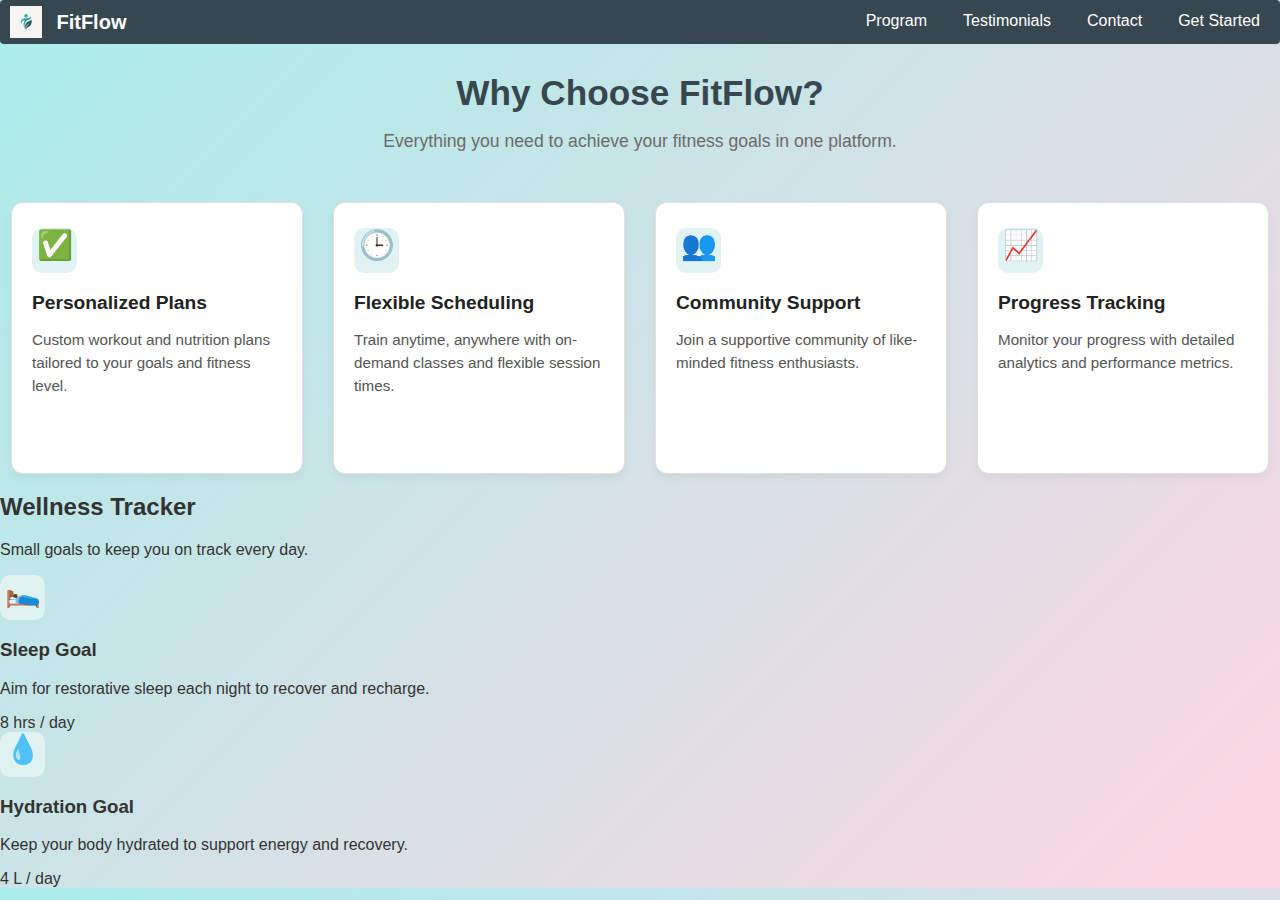
<file: html-css-projects-practice.html>
<!DOCTYPE html>
<html lang="en">
<head>
    <meta charset="UTF-8">
    <meta name="viewport" content="width=device-width, initial-scale=1.0">
    <title>HTML CSS Projects Practice</title>
    <link rel="stylesheet" href="html-css-projects-practice.css">
</head>
<body>
    <header>
        <div class="logo-heading">
            <img class="logo" src="image.png" alt="Logo">
            <h1>FitFlow</h1>
        </div>
        <div class="head2"><ul>
            <li>Program</li>
            <li>Testimonials</li>
            <li>Contact</li>
            <li>Get Started</li>
        </ul></div>
    </header>
<section class="features-section">
  <h2>Why Choose FitFlow?</h2>
  <p>Everything you need to achieve your fitness goals in one platform.</p>

  <div class="features-container">
    <div class="feature-card">
      <div class="icon-wrapper">
        ✅
      </div>
      <h3>Personalized Plans</h3>
      <p>Custom workout and nutrition plans tailored to your goals and fitness level.</p>
    </div>

    <div class="feature-card">
      <div class="icon-wrapper">
        🕒
      </div>
      <h3>Flexible Scheduling</h3>
      <p>Train anytime, anywhere with on-demand classes and flexible session times.</p>
    </div>

    <div class="feature-card">
      <div class="icon-wrapper">
        👥
      </div>
      <h3>Community Support</h3>
      <p>Join a supportive community of like-minded fitness enthusiasts.</p>
    </div>

    <div class="feature-card">
      <div class="icon-wrapper">
        📈
      </div>
      <h3>Progress Tracking</h3>
      <p>Monitor your progress with detailed analytics and performance metrics.</p>
    </div>
  </div>
</section>

<section class="wellness-tracker">
  <h2>Wellness Tracker</h2>
  <p class="sub">Small goals to keep you on track every day.</p>

  <div class="wellness-container">
    <article class="wellness-card">
      <div class="icon-wrapper">🛌</div>
      <h3>Sleep Goal</h3>
      <p>Aim for restorative sleep each night to recover and recharge.</p>
      <div class="goal-badge">8 hrs / day</div>
    </article>

    <article class="wellness-card">
      <div class="icon-wrapper">💧</div>
      <h3>Hydration Goal</h3>
      <p>Keep your body hydrated to support energy and recovery.</p>
      <div class="goal-badge">4 L / day</div>
    </article>
  </div>
</section>

</body>
</html>
</file>
<file: html-css-projects-practice.css>
body {
  background: linear-gradient(135deg, #a8edea, #fed6e3);
}
header {
  display: flex; 
  gap: 20px;
  background-color: #37474f;   /* heading background color black */
  padding: 6px 10px;        /* spacing inside the black box */
  border-radius: 4px;
}

header h1 {
  margin: 0;
  font-size: 1.25rem;
  color: #fff; 
  font-family: 'Poppins', sans-serif;
  font-weight: 700;
}

header ul {
  list-style: none;
  margin: 0;
  display: flex;               
  gap: 16px;                     
  align-items: center;
}

/* make list items easier to interact with and add hover */
header ul li {
  padding: 6px 10px;
  border-radius: 4px;
  cursor: pointer;
  color: white;
}

header ul li:hover {
  background-color: #009688;
  color: #e0f2f1;
}

.head2{
  margin-left: auto;
}
.logo-heading {
  display: inline-block; /* puts image + heading on same line */
  vertical-align: middle;
}

.logo {
  height: 32px;
  width: auto;
  vertical-align: middle;
  margin-right: 10px;
}

h1 {
  display: inline-block;
  color: #37474f;
  font-family: 'Montserrat', sans-serif;
  font-weight: 800;
  vertical-align: middle;
}
body {
  font-family: 'Poppins', sans-serif;
  background-color: #f7f9f9;
  margin: 0;
  padding: 0;
  color: #333;
}
.features-section {
  text-align: center;
  background-color: transparent;
}

.features-section h2 {
  font-size: 2.2rem;
  font-weight: 800;
  color: #37474f;
  margin-bottom: 10px;
}

.features-section p {
  color: #6b6b6b;
  font-size: 1.1rem;
  margin-bottom: 50px;
}

/* Container */
.features-container {
  display: flex;
  justify-content: center;
  gap: 30px;
}

/* Card Styling */
.feature-card {
  background: #fff;
  border-radius: 12px;
  box-shadow: 0 4px 10px rgba(0,0,0,0.05);
  padding: 25px 20px;
  text-align: left;
  width: 250px;
  transition: transform 0.3s ease, box-shadow 0.3s ease;
  border: 1px solid #e0e0e0;
}

.feature-card:hover {
  transform: translateY(-5px);
  box-shadow: 0 8px 20px rgba(0,0,0,0.1);
}

/* Icon Styling */
.icon-wrapper {
  background-color: #e0f2f1;
  color: #00bfa5;
  font-size: 1.8rem;
  text-align: center;
  width: 45px;
  height: 45px;
  border-radius: 10px;
  margin-bottom: 15px;
}

.feature-card h3 {
  font-size: 1.2rem;
  font-weight: 700;
  color: #222;
  margin-bottom: 10px;
}

.feature-card p {
  font-size: 0.95rem;
  color: #555;
  line-height: 1.5;
}
}
</file>
